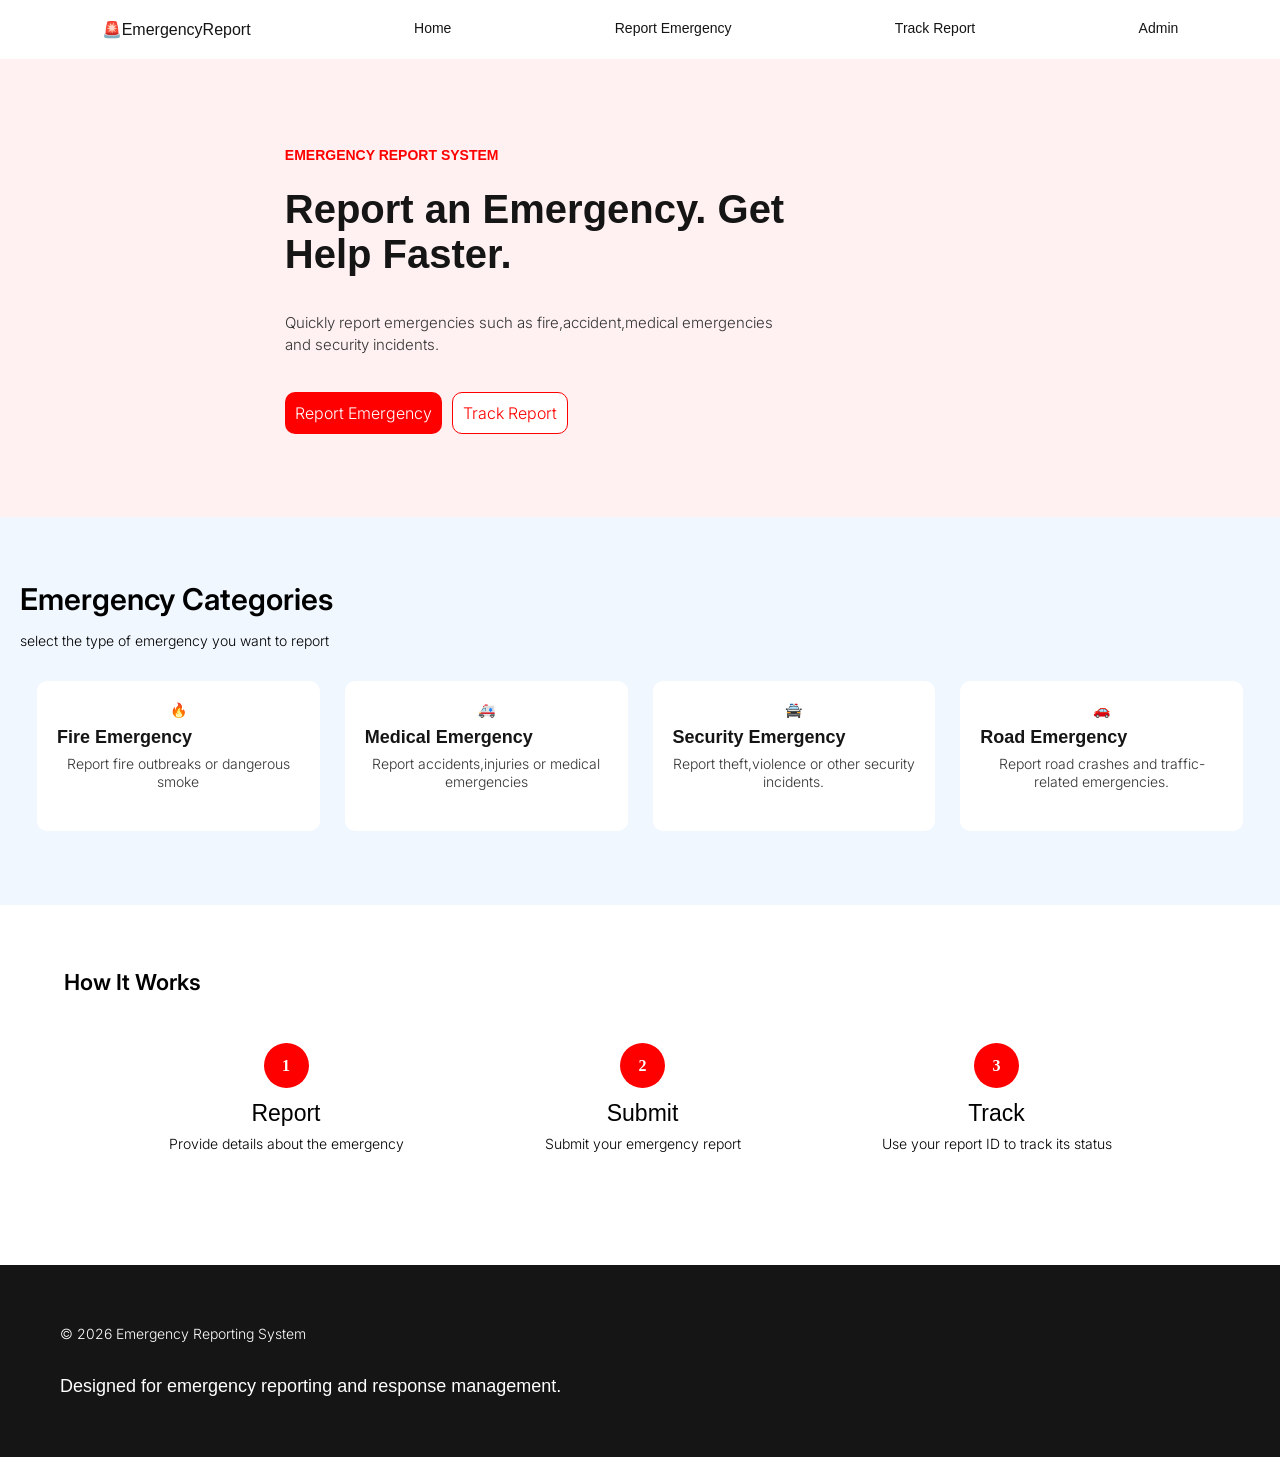
<file: index.html>
<!DOCTYPE html>
<html lang="en">
<head>
    <meta charset="UTF-8">
    <meta name="viewport" content="width=device-width, initial-scale=1.0">
    <title>emergency center</title>
    <link rel="stylesheet" href="sytle.css">
</head>
<body>
    <header>
        <nav class="nav-links">
            <div id="logo">
                🚨EmergencyReport
            
            </div>

            <a href="index.html">Home</a>
            <a href="reportemergency.html">Report Emergency</a>
            <a href="Track Report.html">Track Report</a>
            <a href="Admin.html">Admin</a>
        </nav>
    </header>
    <!--hero-section-->
    <section class="hero">
        <h4>EMERGENCY REPORT SYSTEM</h4>

        <h1>Report an Emergency.
            Get Help Faster.</h1>

            <p>Quickly report emergencies such as fire,accident,medical emergencies
                and security incidents. </p>

                <div class="hero-btn">
                    <button class="damn" href="">Report Emergency</button>
                    <button class="fuck" href="">Track Report</button>

                </div>

    </section>


    <!--categories-->

    <section class="categories">
        <h2 class="emer">Emergency Categories</h2>
        <p class="type">select the type of emergency you want to report</p>

        <div class="cards">
            
            <div class="card1">
                <p>🔥</p>
                <h2>Fire Emergency</h2>

                <p>Report fire outbreaks or
                    dangerous smoke
                </p>

            </div>

            <div class="card2">
                <p>🚑</p>
                        
                <h2>Medical Emergency</h2>
                
                <p>Report accidents,injuries or
                    medical emergencies
                </p>

            </div>

            <div class="card3">
                <p>🚔</p>
                <h2>Security Emergency</h2>
                
                <p>Report theft,violence or other
                     security incidents.
                </p>

            </div>

            <div class="card4">
                <p>🚗</p>
                <h2>Road Emergency</h2>
                
                <p>Report road crashes and traffic-
                    related emergencies.
                </p>

            </div>

        </div>

    </section>



    <!--works-->
    <section class="works">
        <h2>How It Works</h2>

        <div class="text">
            <div class="about">
                <span>1</span>
                <h3>Report</h3>
                <p>Provide details about the emergency</p>
            </div>

            <div class="about">
                <span>2</span>
                <h3>Submit</h3>
                <p>Submit your emergency report</p>
            </div>

            <div class="about">
                <span>3</span>
                <h3>Track</h3>
                <p>Use your report ID to track its status</p>
            </div>

        </div>

    </section>

    <footer>
        <h6>© 2026 Emergency Reporting System</h6>
        <h2>Designed for emergency reporting and response management.</h2>
    </footer>
    
</body>
</html>
</file>
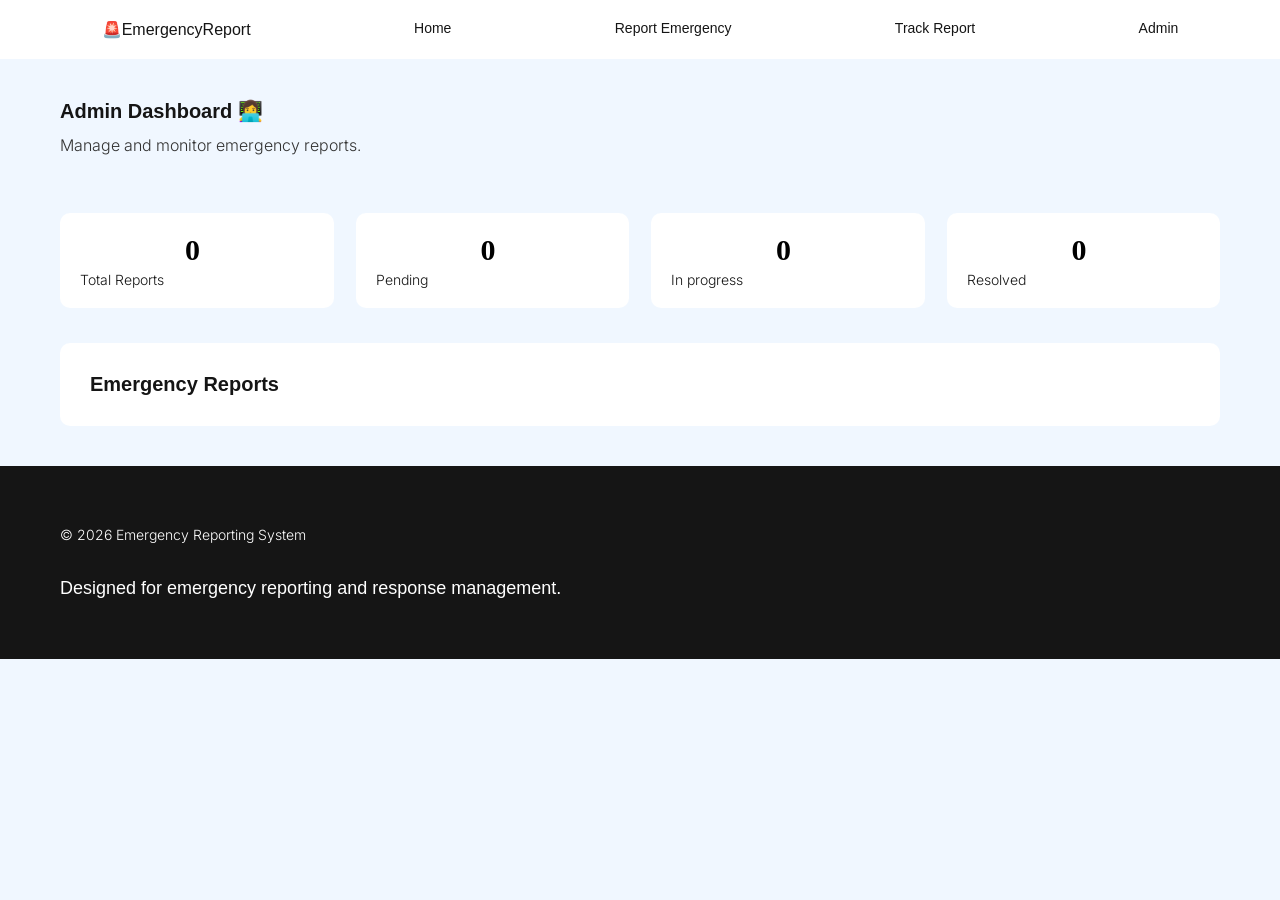
<file: Admin.html>
<!DOCTYPE html>
<html lang="en">
<head>
    <meta charset="UTF-8">
    <meta name="viewport" content="width=device-width, initial-scale=1.0">
    <title>Document</title>
    <link rel="stylesheet" href="Admin.css">
</head>
<body>
    <header>
        <nav class="nav-links">
            <div id="logo">
                🚨EmergencyReport
            
            </div>

            <a href="index.html">Home</a>
            <a href="reportemergency.html">Report Emergency</a>
            <a href="Track Report.html">Track Report</a>
            <a href="Admin.html">Admin</a>
        </nav>
    </header>

    <!--hero-section-->

    <section class="hero">
        <h1>Admin Dashboard 👩‍💻</h1>
        <p>Manage and monitor emergency reports.</p>

        <div class="card">
            <div class="card1">
                <span>0</span>
                <h5>Total Reports</h5>

            </div>

            
            <div class="card2">
                <span>0</span>
                <h5>Pending</h5>

            </div>

            
            <div class="card3">
                <span>0</span>
                <h5>In progress</h5>

            </div>

            
            <div class="card4">
                <span>0</span>
                <h5>Resolved</h5>

            </div>

        </div>


        <div class="con">
            <h2>Emergency Reports</h2>
        </div>
    </section>
<!--footer-->

    <footer>
        <h6>© 2026 Emergency Reporting System</h6>
        <h2>Designed for emergency reporting and response management.</h2>
    </footer>
    
</body>
</html>
</file>
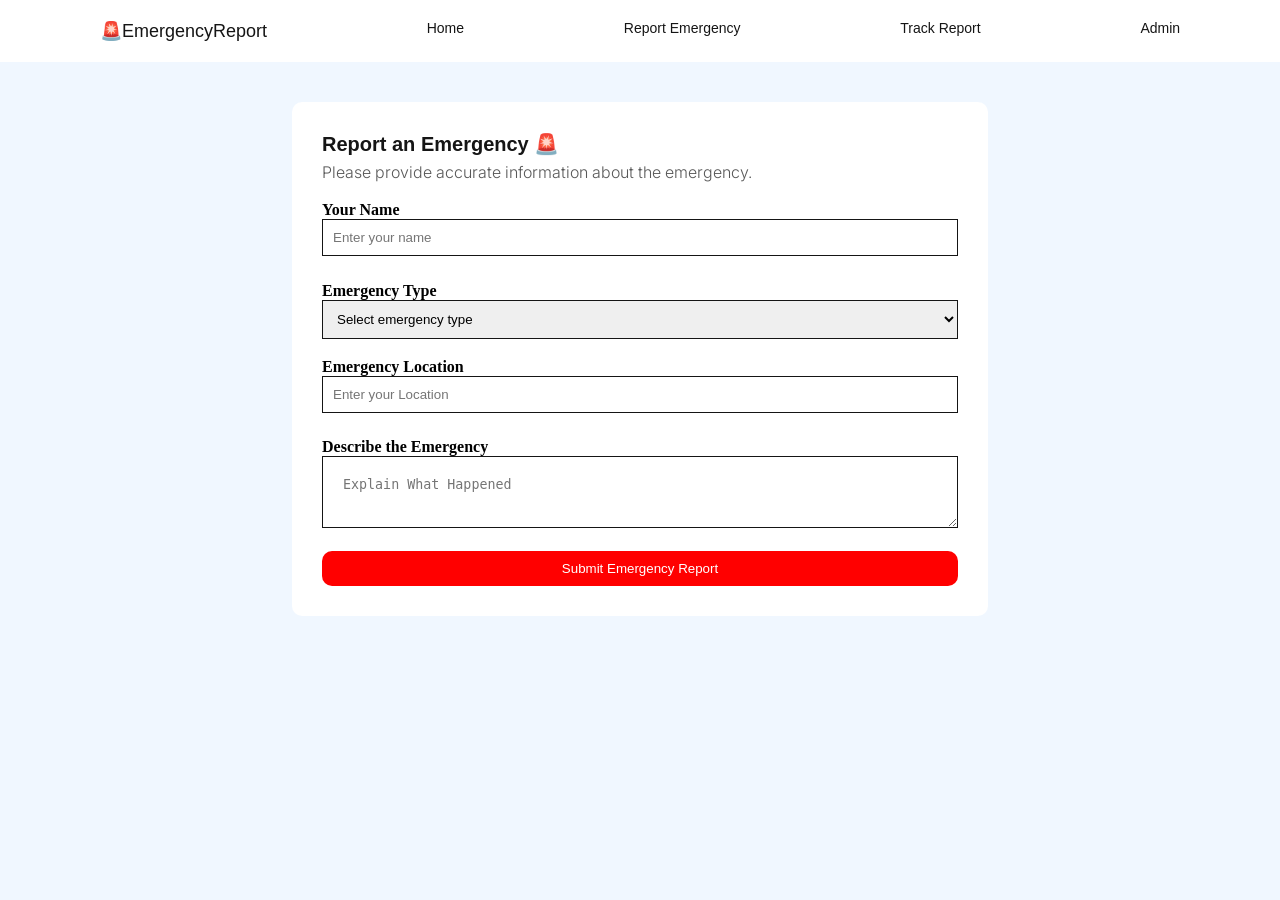
<file: reportemergency.html>
<!DOCTYPE html>
<html lang="en">
<head>
    <meta charset="UTF-8">
    <meta name="viewport" content="width=device-width, initial-scale=1.0">
    <title>Report Emergency</title>
    <link rel="stylesheet" href="reportemergency.css">

</head>
<body>
    <header>
        <nav class="nav-links">
            <div id="logo">
                🚨EmergencyReport
            
            </div>

            <a href="index.html">Home</a>
            <a href="reportemergency.html">Report Emergency</a>
            <a href="Track Report.html">Track Report</a>
            <a href="Admin.html">Admin</a>
        </nav>
    </header>

    <!--hero-section-->
    <section class="hero">

    <div class="container">
        <h1>Report an Emergency 🚨</h1>
        <p>Please provide accurate information about the emergency.</p>
        <label for="">Your Name</label>
        <input type="text" name="" id="" placeholder="Enter your name">

        <label for="">Emergency Type</label>
          <select id="lan">
                 <option id="damn">Select emergency type</option>  
                <option>🔥 Fire Emergency</option>  
                <option> 🚑 Medical Emergency</option>
                <option>🚔 Security Emergency</option>
                <option>🚗 Road Emergency</option>
                <option>⚠️ Other Emergency</option>

                </select>


        <label for="">Emergency Location</label>
        <input type="text" name="" id="" placeholder="Enter your Location">


     <label for="">Describe the Emergency </label>
        <textarea name="" id="" placeholder="Explain What Happened"></textarea>

        <button>Submit Emergency Report</button>


      </div>
      </section>
    
</body>
</html>
</file>
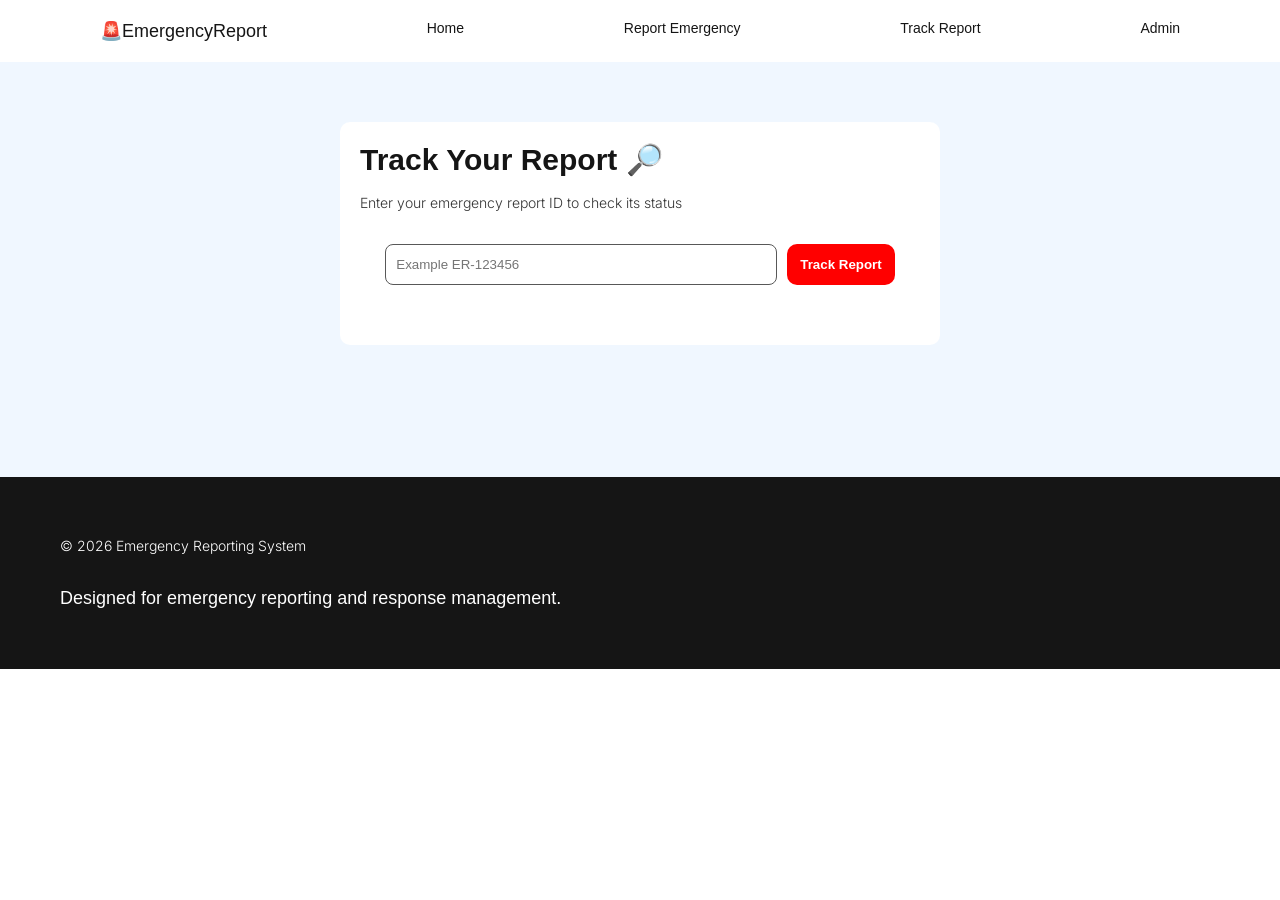
<file: Track Report.html>
<!DOCTYPE html>
<html lang="en">
<head>
    <meta charset="UTF-8">
    <meta name="viewport" content="width=device-width, initial-scale=1.0">
    <title>Document</title>
    <link rel="stylesheet" href="Track Report.css">
</head>
<body>
    <header>
        <nav class="nav-links">
            <div id="logo">
                🚨EmergencyReport
            
            </div>

            <a href="index.html">Home</a>
            <a href="reportemergency.html">Report Emergency</a>
            <a href="Track Report.html">Track Report</a>
            <a href="Admin.html">Admin</a>
        </nav>
    </header>

    <!--hero-section-->

    <section class="hero">
        <div class="card">
            <h1>Track Your Report 🔎</h1>
            <p>Enter your emergency report ID to check its status</p>

            <form action="">
                <input type="text" name="" id="" placeholder="Example ER-123456">
                <button>Track Report</button>
            </form>

        </div>

    </section>


    <!--footer-->
     <footer>
        <h6>© 2026 Emergency Reporting System</h6>
        <h2>Designed for emergency reporting and response management.</h2>
    </footer>
    
</body>
</html>
</file>
<file: sytle.css>
@import url('https://fonts.googleapis.com/css2?family=DM+Sans:ital,opsz,wght@0,9..40,100..1000;1,9..40,100..1000&family=Inter:ital,opsz,wght@0,14..32,100..900;1,14..32,100..900&display=swap');


*{
    margin: 0%;
    padding: 0%;
    box-sizing: border-box;
}




nav{
    display: flex;
    justify-content: space-around;
    padding: 20px;
    background-color: #ffffff;
    

}


.nav-links{
    display: flex;
    
}

.nav-links a{
    background-color: #ffffff;
    color: #151515;
    text-decoration: none;
    font-family: "Dm San",sans-serif;
    font-size: 14px;
    font-weight: 300;

}

#logo{
    color: #151515;
    font-family: "Dm San",sans-serif;
    font-size: 16px;
    font-weight: 300;
}


/*hero-section*/

.hero{
     background-color: #fff0f1;
    padding: 3rem 3rem;
    
}

.hero h4{
    font-family: "Dm San",sans-serif;
    font-size: 14px;
    font-weight: bold;
    color: red;
    margin-left: 20%;
    margin-bottom: 2%;
    padding-top: 40px;

}

h1{
    font-family: "Dm San",sans-serif;
    font-size: 40px;
    font-weight: bold;
    color: #151515;
    margin-left: 20%;
    width: 43%;
    margin-bottom: 3%;
}

.hero p{
    font-family: "Inter",sans-serif;
    font-size: 15px;
    font-weight: 300;
    line-height: 22px;
    color: #343434;
    margin-left: 20%;
    width: 43%;
    margin-bottom: 3%;
}

.hero-btn{
    display: flex;
    gap: 10px;
    margin-left: 20%;
    margin-bottom: 3%;
}


.damn{
    border-radius: 10px;
    background-color: red;
    padding: 10px;
    color: #ffffff;
     font-family: "Inter",sans-serif;
    font-size: 16px;
    font-weight: 300;
    border: none;
}

.fuck{
     border-radius: 10px;
    background-color: #ffffff;
     text-decoration: none;
    color: red;
    font-family: "Inter",sans-serif;
    font-size: 16px;
    font-weight: 300;
    border: 1px solid red;
    padding: 10px;
}



/*categories*/

.categories{
    background-color:#f0f7ff;
    padding:  20px;
    padding-top: 5%;
    
}

.emer{
     font-family: "Inter",sans-serif;
    font-size: 30px;
    font-weight: 600;
    justify-self: center;
    margin-bottom: 15px;
}

.type{
     font-family: "Inter",sans-serif;
    font-size: 14px;
    font-weight: 300;
    justify-self: center;
    margin-bottom: 15px;
    
}


.cards{
    display: flex;
    gap: 25px;
    padding: 17px;
    justify-content: center;
    margin-bottom: 3%;
}


.card1{
    border-radius: 10px;
    background-color: #ffffff;
    padding: 20px;
    width: 100%;
    height: 150px;
    justify-content: center;
}

.card1 h2{
     font-family: "Dm San",sans-serif;
    font-size: 18px;
    font-weight: bold;
    color: #151515;
    margin-bottom: 3%;
    justify-self: center;
}

.card1 p{
    font-family: "Inter",sans-serif;
    font-size: 14px;
    font-weight: 300;
    width: 100%;
    margin-bottom: 3%;
    justify-self: center;
    color: #343434;
    line-height: 18px;
    text-align: center;
}

.card2{
    border-radius: 10px;
    background-color: #ffffff;
    padding: 20px;
    width: 100%;
    height: 150px;
    justify-content: center;
}

.card2 h2{
     font-family: "Dm San",sans-serif;
    font-size: 18px;
    font-weight: bold;
    color: #151515;
    margin-bottom: 3%;
     justify-self: center;
}

.card2 p{
    font-family: "Inter",sans-serif;
    font-size: 14px;
    font-weight: 300;
    width: 100%;
    margin-bottom: 3%;
    text-align: center;
    color: #343434;
    line-height: 18px;
}


.card3{
    border-radius: 10px;
    background-color: #ffffff;
    padding: 20px;
    width: 100%;
    height: 150px;
    justify-content: center;
}

.card3 h2{
     font-family: "Dm San",sans-serif;
    font-size: 18px;
    font-weight: bold;
    color: #151515;
    margin-bottom: 3%;
     justify-self: center;
}

.card3 p{
    font-family: "Inter",sans-serif;
    font-size: 14px;
    font-weight: 300;
    line-height: 18px;
    width: 100%;
    margin-bottom: 3%;
    text-align: center;
    color: #343434;
}

.card4{
    border-radius: 10px;
    background-color: #ffffff;
    padding: 20px;
    width: 100%;
    height: 150px;
    justify-content: center;
}

.card4 h2{
     font-family: "Dm San",sans-serif;
    font-size: 18px;
    font-weight: bold;
    color: #151515;
    margin-bottom: 3%;
     justify-self: center;
}

.card4 p{
    font-family: "Inter",sans-serif;
    font-size: 14px;
    font-weight: 300;
    width: 100%;
    margin-bottom: 3%;
    text-align: center;
    color: #343434;
    line-height: 18px;
}



/*works*/

.works{
    background-color: #ffffff;
    padding: 4rem ;
}


.works h2{
   font-family: "Inter",sans-serif;
    font-size: 22px;
    font-weight: 600;
    align-items: center;
}


.text{
    display: flex;
    gap: 45px;
    justify-content: center;

}

.about{
    padding: 3rem;
    display: flex;
    flex-direction: column;
    align-items: center;

}

.about h3{
    font-family:"Dm San",sans-serif ;
    font-size: 23px;
    font-weight: 500;
    margin-bottom: 0.5rem;
}

.about p{
    font-family: "Inter",sans-serif;
    font-size: 14px;
    font-weight: 300;
    line-height: 18px;
    text-align: center;
}


span{
    font-weight: 600;
    background-color: red;
    width: 45px;
    height: 45px;
    align-items: center;
    justify-content: center;
    display: flex;
    border-radius: 50px;
    padding: 0.6rem;
    color: #ffffff;
    margin-bottom: 0.7rem;
}






/*footer*/

footer{
    padding: 60px ;
    height: auto;
    background-color: #151515;
}

footer h6{
    font-family: "Inter",sans-serif;
    font-size: 14px;
    font-weight: 300;
    justify-self: center;
    color: #ffffff;
    margin-bottom: 3%;
}


footer h2{
    justify-self: center;
    font-family: "Dm San",sans-serif;
    font-size: 18px;
    font-weight: 300;
    color: #ffffff; 
    
}

















/* Responsive Mobile Media Query */
@media screen and (max-width: 768px) {
    
      nav{
    display: flex;
    align-items: center;
    padding: 1rem;
    background-color: #ffffff;
    
}


.nav-links{
     display:block;
     gap: 2px;
    
}

.nav-links a{
    background-color: #ffffff;
    color: #151515;
    text-decoration: none;
    font-family: "Dm San",sans-serif;
    font-size: 12px;
    font-weight: 300;

}

#logo{
    color: #151515;
    font-family: "Dm San",sans-serif;
    font-size: 18px;
    font-weight: 300;
}

    /*hero-section*/

    .hero {
        padding: 2rem 1.5rem;
        text-align: center; 
    }

    .hero h4,
    .hero h1,
    .hero p,
    .hero-btn {
        margin-left: 0; 
        width: 100%;    
    }

    .hero h4 {
        padding-top: 10px;
        margin-bottom: 12px;
        font-size: 13px;
    }

    .hero h1 {
        font-size: 28px; 
        line-height: 1.2;
        margin-bottom: 15px;
        
    }

    .hero p {
        font-size: 14px;
        line-height: 20px;
        margin-bottom: 25px;
    }

    
    .hero-btn {
        flex-direction: column;
        gap: 12px;
    }

    .damn, 
    .fuck {
        width: 100%; 
        text-align: center;
        padding: 12px;
    }


    
    /* --- Categories Section --- */
    .categories {
        padding: 2rem 1rem;
        text-align: center;
    }

    .emer {
        font-size: 24px;
    }

    .cards {
        display:grid;
    grid-template-columns: repeat(2,1fr);
    width: 100%;
    padding: 0.2rem;
    }

    .card1, 
    .card2, 
    .card3, 
    .card4 {
        width: 100%;
        max-width: 400px;
        height: auto; 
        padding: 20px 15px;
        text-align: center;
    }

    
    .works {
        padding: 2.5rem 1rem;
        text-align: center;
    }

    .works h2 {
        font-size: 22px;
        margin-bottom: 1.5rem;
    }

    .text {
        flex-direction: column; 
        gap: 20px;
        align-items: center;
    }

    .about {
        padding: 1rem 0;
        width: 100%;
        max-width: 320px;
    }

    .about h3 {
        font-size: 20px;
    }

    /*footer*/

footer{
    padding:3.6rem;
    height: auto;
    background-color: #151515;
}

footer h6{
    font-family: "Inter",sans-serif;
    font-size: 12px;
    font-weight: 300;
    justify-self: center;
    color: #ffffff;
    margin-bottom: 3%;
    
}


footer h2{
    justify-self: center;
    font-family: "Dm San",sans-serif;
    font-size: 14px;
    font-weight: 300;
    color: #151515; 
    color: #ffffff;
    width: 100%;
    text-align: center;

}



    

}
</file>
<file: Admin.css>
@import url('https://fonts.googleapis.com/css2?family=DM+Sans:ital,opsz,wght@0,9..40,100..1000;1,9..40,100..1000&family=Inter:ital,opsz,wght@0,14..32,100..900;1,14..32,100..900&display=swap');



*{
    margin: 0%;
    padding: 0%;
    box-sizing: border-box;
}

body{
    background-color:#f0f7ff;
}


nav{
    display: flex;
    justify-content: space-around;
    padding: 20px;
    background-color: #ffffff;
}


.nav-links{
    display: flex;
    
}

.nav-links a{
    background-color: #ffffff;
    color: #151515;
    text-decoration: none;
    font-family: "Dm San",sans-serif;
    font-size: 14px;
    font-weight: 300;

}

#logo{
    color: #151515;
    font-family: "Dm San",sans-serif;
    font-size: 16px;
    font-weight: 300;
}


/*hero-section*/

.hero{
     background-color:#f0f7ff;
    padding: 40px 60px;
}

h1{
    font-family: "Dm San",sans-serif;
    font-size: 20px;
    font-weight: 600;
    color: #151515;
    margin-bottom: 1%;
}

p{
    font-family: "Inter",sans-serif;
    font-size: 16px;
    font-weight: 300;
    color: #323232;
    margin-bottom: 5%;
}


.card{
    display: flex;
    gap: 22px;
    margin-bottom: 3%;
}

.card1{
    border-radius: 10px;
    background-color: #ffffff;
    width: 100%;
    padding: 20px;
}

span{
    margin-left: 45%;
    margin-bottom: 3%;
    font-weight: bold;
    font-size: 30px;
}


h5{
    font-family: "Inter",sans-serif;
    font-size: 14px;
    font-weight: 300;
    color: #151515;
    align-items:center;
    margin-top: 2%;
}


.card2{
    border-radius: 10px;
    background-color: #ffffff;
    width: 100%;
    padding: 20px;
}


.card3{
    border-radius: 10px;
    background-color: #ffffff;
    width: 100%;
    padding: 20px;
}

.card4{
    border-radius: 10px;
    background-color: #ffffff;
    width: 100%;
    padding: 20px;
}


.con{
    border-radius: 10px;
    background-color: #ffffff;
    width: 100%;
    padding: 30px;
}

.con h2{
    font-family: "Dm San",sans-serif;
    font-size: 20px;
    font-weight: 600;
    color: #151515;
}


/*footer*/
footer{
    padding: 60px ;
    height: auto;
    background-color: #151515;
}

footer h6{
    font-family: "Inter",sans-serif;
    font-size: 14px;
    font-weight: 300;
    align-items: center;
    color: #ffffff;
    margin-bottom: 3%;
}


footer h2{
    justify-self: center;
    font-family: "Dm San",sans-serif;
    font-size: 18px;
    font-weight: 300;
    color: #151515; 
    color: #ffffff;
}


















@media screen and (max-width: 768px ){

body{
    background-color:#f0f7ff;
    
}


nav{
    display: flex;
    justify-content: space-around;
    padding: 20px;
    background-color: #ffffff;
}


.nav-links{
    display:block;
    gap: 2px;
    
}

.nav-links a{
    background-color: #ffffff;
    color: #151515;
    text-decoration: none;
    font-family: "Dm San",sans-serif;
    font-size: 14px;
    font-weight: 300;

}

#logo{
    color: #151515;
    font-family: "Dm San",sans-serif;
    font-size: 16px;
    font-weight: 300;
}


/*hero-section*/

.hero{
     background-color:#f0f7ff;
     
     
}

h1{
    font-family: "Dm San",sans-serif;
    font-size: 20px;
    font-weight: 600;
    color: #151515;
    margin-bottom: 1%;
    
}

p{
    font-family: "Inter",sans-serif;
    font-size: 12px;
    font-weight: 300;
    color: #323232;
    margin-bottom: 5%;
}


.card{
    display:grid;
    grid-template-columns: repeat(2,1fr);
    width: 100%;
    padding: 0.2rem;
    margin: 0 auto;
    
}

.card1{
    border-radius: 10px;
    background-color: #ffffff;
    width: 100%;
    max-width: 250px;
    padding: 20px;
    margin-bottom: 8%;
}

span{
    margin-left: 45%;
    margin-bottom: 3%;
    font-weight: bold;
    font-size: 30px;
}


h5{
    font-family: "Inter",sans-serif;
    font-size: 10px;
    font-weight: 300;
    color: #151515;
    
    margin-top: 2%;
}


.card2{
    border-radius: 10px;
    background-color: #ffffff;
    width: 100%;
    max-width: 250px;
    padding: 20px;
    margin-bottom: 8%;

}


.card3{
    border-radius: 10px;
    background-color: #ffffff;
    width: 100%;
    max-width: 250px;
    padding: 20px;
    margin-bottom: 8%;
    

}

.card4{
    border-radius: 10px;
    background-color: #ffffff;
    width: 100%;
    max-width: 250px;
    padding: 20px;
    margin-bottom: 8%;

}


.con{
    border-radius: 10px;
    background-color: #ffffff;
    width: 100%;
    padding: 2rem;
}

.con h2{
    font-family: "Dm San",sans-serif;
    font-size: 20px;
    font-weight: 600;
    color: #151515;
}






/*footer*/

footer{
    padding:3.6rem;
    height: auto;
    background-color: #151515;
}

footer h6{
    font-family: "Inter",sans-serif;
    font-size: 12px;
    font-weight: 300;
    justify-self: center;
    color: #ffffff;
    margin-bottom: 3%;
    
}


footer h2{
    justify-self: center;
    font-family: "Dm San",sans-serif;
    font-size: 14px;
    font-weight: 300;
    color: #151515; 
    color: #ffffff;
    width: 100%;
    text-align: center;

}



}
</file>
<file: reportemergency.css>
@import url('https://fonts.googleapis.com/css2?family=DM+Sans:ital,opsz,wght@0,9..40,100..1000;1,9..40,100..1000&family=Inter:ital,opsz,wght@0,14..32,100..900;1,14..32,100..900&display=swap');


*{
    margin: 0%;
    padding: 0%;
    box-sizing: border-box;
}

body{
   background-color:#f0f7ff; 
}


nav{
    display: flex;
    justify-content: space-around;
    padding: 20px;
    background-color: #ffffff;
}


.nav-links{
    display: flex;
    
}

.nav-links a{
    background-color: #ffffff;
    color: #151515;
    text-decoration: none;
    font-family: "Dm San",sans-serif;
    font-size: 14px;
    font-weight: 300;

}

#logo{
    color: #151515;
    font-family: "Dm San",sans-serif;
    font-size: 18px;
    font-weight: 300;
}


/*hero-section*/

.hero{
     background-color:#f0f7ff;
    padding: 40px 60px;
}

h1{
    font-family: "Dm San",sans-serif;
    font-size: 20px;
    font-weight: 600;
    color: #151515;
    margin-bottom: 1%;
}


.container{
    border-radius: 10px;
    padding: 30px;
    background-color: #ffffff;
    width: 60%;
    margin: 0 auto;
}


p{
    font-family: "Inter",sans-serif;
    font-size: 16px;
    font-weight: 300;
    color: #585858;
    margin-bottom: 3%;
}

label{
    width: 100%;
    font-weight: bold;
    
    
}

input{
    width: 100%;
    padding: 10px;
    margin-bottom: 4%;
    border: 1px solid #151515;
    
}

select{
    width: 100%;
    padding: 10px;
    margin-bottom: 3%;
    border: 1px solid #151515;

    
}



textarea{
    width: 100%;
    padding: 20px;
    margin-bottom: 3%;
    border: 1px solid #151515;

}

button{
    border-radius: 10px;
    padding: 10px;
    background-color: red;
    border: none;
    width: 100%;
    color: #ffffff;
}

























@media screen and (max-width: 768px ){

body{
   background-color:#f0f7ff; 
}


nav{
    display: flex;
    align-items: center;
    padding: 1rem;
    background-color: #ffffff;
    
}


.nav-links{
     display:block;
     gap: 2px;
    
}

.nav-links a{
    background-color: #ffffff;
    color: #151515;
    text-decoration: none;
    font-family: "Dm San",sans-serif;
    font-size: 12px;
    font-weight: 300;

}

#logo{
    color: #151515;
    font-family: "Dm San",sans-serif;
    font-size: 18px;
    font-weight: 300;
}


/*hero-section*/

.hero{
     background-color:#f0f7ff;
    padding:2rem;
}

h1{
    font-family: "Dm San",sans-serif;
    font-size: 16px;
    font-weight: 400;
    color: #151515;
    margin-bottom: 1%;
}


.container{
    border-radius: 10px; 
    background-color: #ffffff;
    width: 100%;
    margin: 0 auto;
}



p{
    font-family: "Inter",sans-serif;
    font-size: 14px;
    font-weight: 300;
    color: #585858;
    margin-bottom: 4%;
    line-height: 20px;
}

label{
    width: 100%;
    font-weight: bold;
    
    
}

input{
    width: 100%;
    padding: 10px;
    margin-bottom: 3%;
    border: 1px solid #151515;

    
}

select{
    width: 100%;
    padding: 10px;
    margin-bottom: 3%;
    
}



textarea{
    width: 100%;
    padding: 20px;
    margin-bottom: 3%;
    border: 1px solid #151515;

}

button{
    border-radius: 10px;
    padding: 10px;
    background-color: red;
    border: none;
    width: 100%;
    color: #ffffff;
}




}
</file>
<file: Track Report.css>
@import url('https://fonts.googleapis.com/css2?family=DM+Sans:ital,opsz,wght@0,9..40,100..1000;1,9..40,100..1000&family=Inter:ital,opsz,wght@0,14..32,100..900;1,14..32,100..900&display=swap');


*{
    margin: 0%;
    padding: 0%;
    box-sizing: border-box;
}


 .body{
        height: auto;
    }


nav{
    display: flex;
    justify-content: space-around;
    padding: 20px;
    background-color: #ffffff;
}


.nav-links{
    display: flex;
    
}

.nav-links a{
    background-color: #ffffff;
    color: #151515;
    text-decoration: none;
    font-family: "Dm San",sans-serif;
    font-size: 14px;
    font-weight: 300;

}

#logo{
    color: #151515;
    font-family: "Dm San",sans-serif;
    font-size: 18px;
    font-weight: 300;
}


/*hero-section*/

.hero{
     background-color:#f0f7ff;
    padding: 60px 40px;
}

.card{
    background-color: #ffffff;
    border-radius: 10px;
    padding: 20px;
    width: 50%;
    margin: 0 auto;
    margin-bottom: 6%;
    
}

h1{
    justify-self: center;
    font-family: "Dm San",sans-serif;
    font-size: 30px;
    font-weight: 600;
    color: #151515;
    margin-bottom: 3%;
    
    
}

p{
   justify-self: center;
    font-family: "Inter",sans-serif;
    font-size: 14px;
    font-weight: 300;
    color: #343434;
    margin-bottom: 6%; 
}

form{
    display: flex;
    gap: 10px;
    justify-content: center;
    margin-bottom: 7%;
}

input{
    border-radius: 8px;
    padding: 10px;
    width: 70%;
    border: 1px solid #585858;
    

}

button{
    border-radius: 10px;
    background-color: red;
    padding: 13px;
    color: #ffffff;
    border: none;
    font-weight: bold;
}

/*footer*/

footer{
    padding: 60px ;
    height: auto;
    background-color: #151515;
}

footer h6{
    font-family: "Inter",sans-serif;
    font-size: 14px;
    font-weight: 300;
    justify-self: center;
    color: #ffffff;
    margin-bottom: 3%;
}


footer h2{
    justify-self: center;
    font-family: "Dm San",sans-serif;
    font-size: 18px;
    font-weight: 300;
    color: #151515; 
    color: #ffffff;
}































@media screen and (max-width: 768px) {


    body {
        display: flex;
        flex-direction: column;
        min-height: 100vh;
    }

    nav {
        display: flex;
        align-items: center;
        padding: 1rem;
        background-color: #ffffff;
    }

    .nav-links {
        display: block;
        gap: 2px;
    }

    .nav-links a {
        background-color: #ffffff;
        color: #151515;
        text-decoration: none;
        font-family: "Dm Sans", sans-serif;
        font-size: 12px;
        font-weight: 300;
    }

    #logo {
        color: #151515;
        font-family: "Dm Sans", sans-serif;
        font-size: 18px;
        font-weight: 300;
    }

    
    .hero {
        background-color: #f0f7ff;
        padding: 2rem;
        flex: 1; 
    }

    .card {
        background-color: #ffffff;
        border-radius: 10px; 
        width: 100%;
        max-width: 300px;
        margin: 0 auto 6% auto;
    }

    h1 {
        justify-self: center;
        font-family: "Dm Sans", sans-serif;
        font-size: 20px;
        font-weight: 600;
        color: #151515;
        margin-bottom: 3%;
        width: 100%;
    }

    p {
        justify-self: center;
        font-family: "Inter", sans-serif;
        font-size: 14px;
        font-weight: 300;
        color: #343434;
        margin-bottom: 6%; 
    }

    form {
        display: flex;
        gap: 10px;
        justify-content: center;
        margin-bottom: 7%;
    }

    input {
        border-radius: 8px;
        padding: 10px;
        width: 70%;
        border: 1px solid #585858;
    }

    button {
        border-radius: 10px;
        background-color: red;
        padding: 13px;
        color: #ffffff;
        border: none;
        font-weight: bold;
    }


    footer {
        padding: 1.6rem;
        background-color: #151515;
    }

    footer h6 {
        font-family: "Inter", sans-serif;
        font-size: 12px;
        font-weight: 300;
        justify-self: center;
        color: #ffffff;
        margin-bottom: 3%;
    }

    footer h2 {
        justify-self: center;
        font-family: "Dm Sans", sans-serif;
        font-size: 14px;
        font-weight: 300;
        color: #ffffff;
        width: 100%;
        text-align: center;
    }
}
</file>
